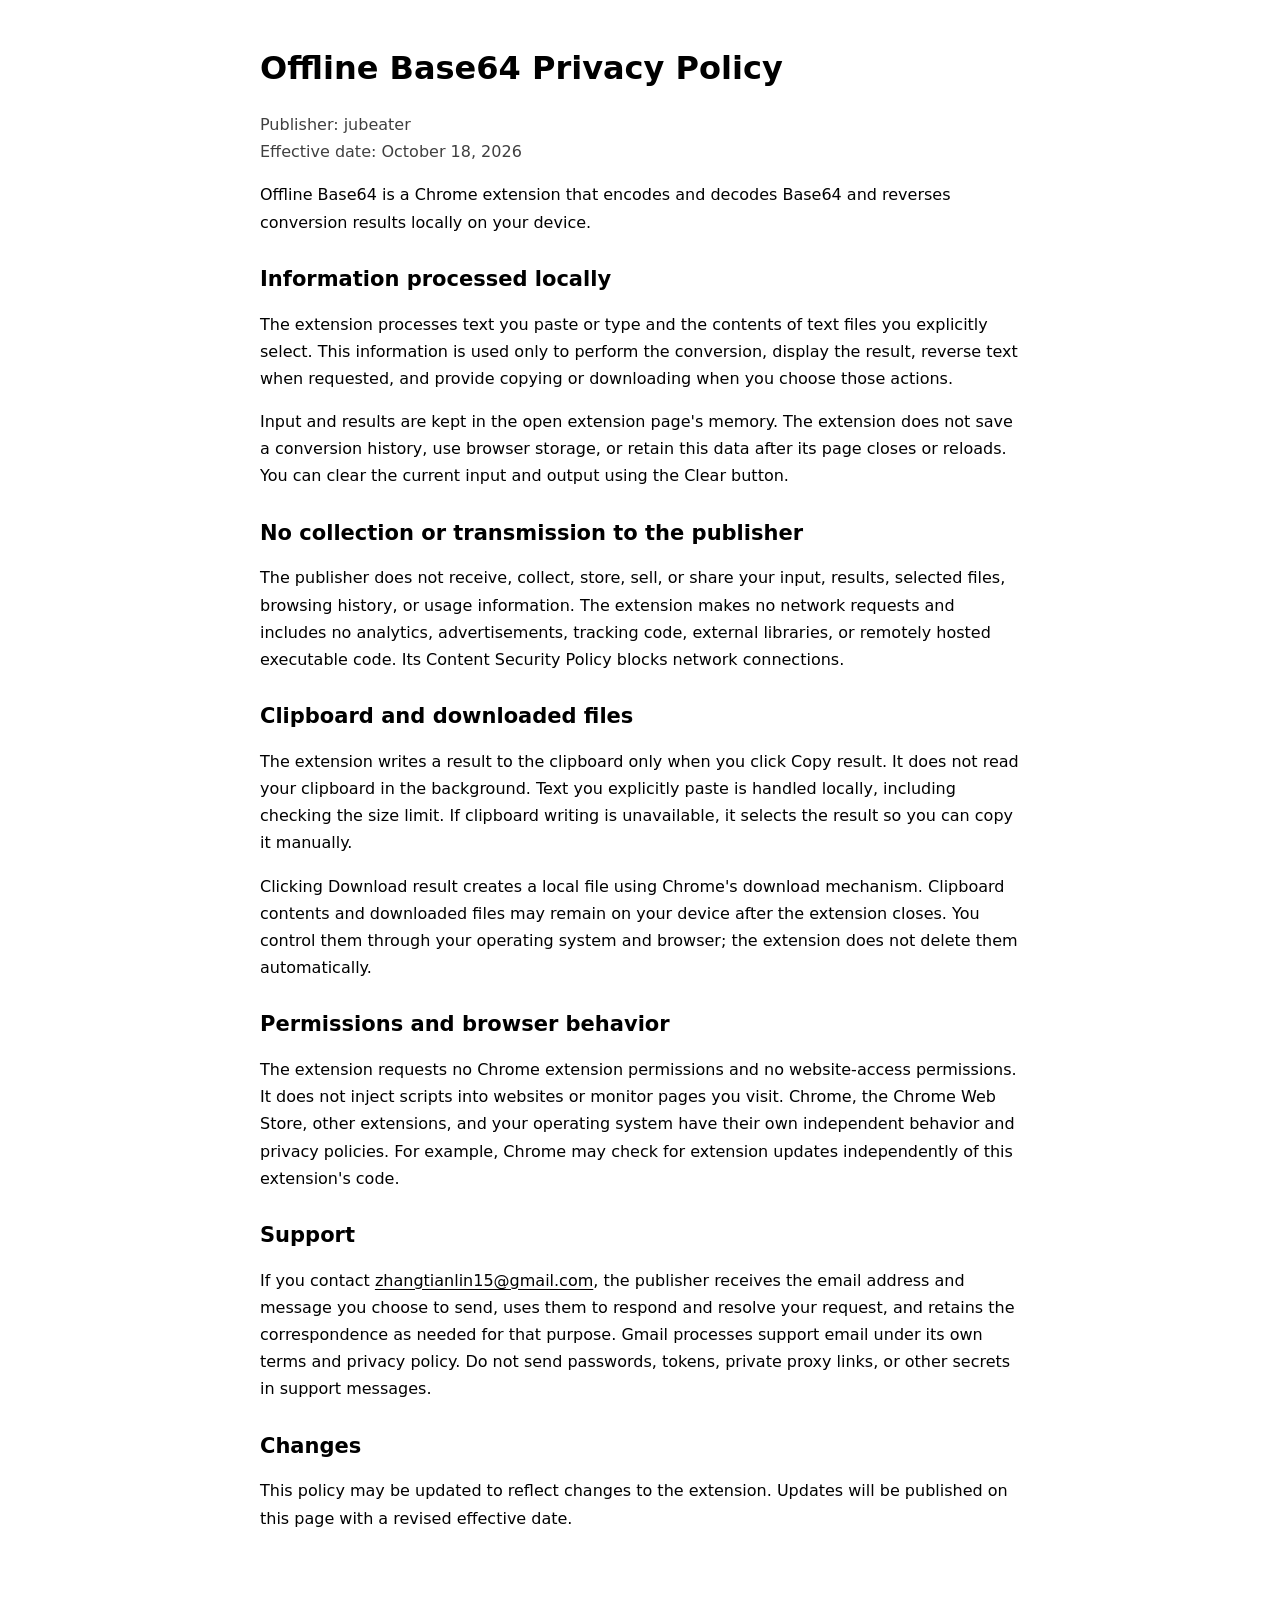
<file: docs/index.html>
<!doctype html>
<html lang="en">
<head>
  <meta charset="utf-8">
  <meta http-equiv="refresh" content="0; url=privacy-policy.html">
  <title>Offline Base64 — Privacy Policy</title>
</head>
<body>
  <p><a href="privacy-policy.html">Read the Offline Base64 privacy policy.</a></p>
</body>
</html>
</file>
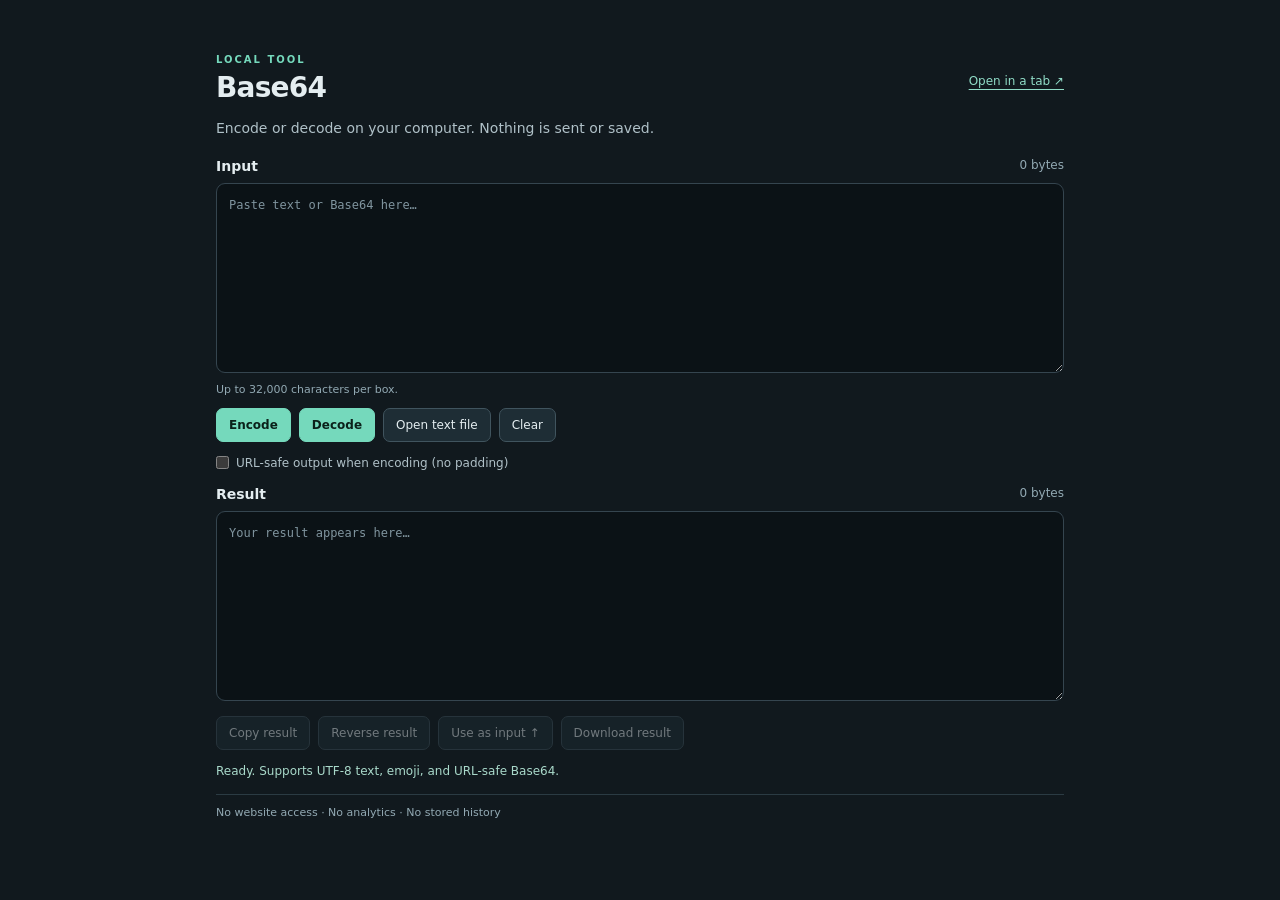
<file: popup.html>
<!doctype html>
<html lang="en">
<head>
  <meta charset="utf-8">
  <meta name="viewport" content="width=device-width, initial-scale=1">
  <meta http-equiv="Content-Security-Policy" content="default-src 'none'; script-src 'self'; style-src 'self'; img-src 'none'; connect-src 'none'; object-src 'none'; base-uri 'none'; form-action 'none'; frame-src 'none'; worker-src 'none'">
  <title>Offline Base64</title>
  <link rel="stylesheet" href="popup.css">
  <script src="popup.js" defer></script>
</head>
<body>
<main>
  <header>
    <div><p class="eyebrow">LOCAL TOOL</p><h1>Base64</h1></div>
    <a href="popup.html" target="_blank" rel="noopener">Open in a tab ↗</a>
  </header>
  <p class="intro">Encode or decode on your computer. Nothing is sent or saved.</p>
  <div class="label-row"><label for="input">Input</label><span id="input-count">0 bytes</span></div>
  <textarea id="input" spellcheck="false" autocomplete="off" autocapitalize="off" aria-describedby="text-limit" placeholder="Paste text or Base64 here…"></textarea>
  <p id="text-limit" class="limit">Up to 32,000 characters per box.</p>
  <div class="toolbar">
    <button id="encode" class="primary">Encode</button>
    <button id="decode" class="primary">Decode</button>
    <button id="open-file">Open text file</button>
    <button id="clear">Clear</button>
    <input id="file" type="file" hidden>
  </div>
  <label class="option"><input id="url-safe" type="checkbox"> URL-safe output when encoding (no padding)</label>
  <div class="label-row"><label for="output">Result</label><span id="output-count">0 bytes</span></div>
  <textarea id="output" readonly spellcheck="false" placeholder="Your result appears here…"></textarea>
  <div class="toolbar">
    <button id="copy" disabled>Copy result</button>
    <button id="reverse" disabled title="Reverse the character order of the result">Reverse result</button>
    <button id="swap" disabled>Use as input ↑</button>
    <button id="download" disabled>Download result</button>
  </div>
  <p id="status" role="status" aria-live="polite">Ready. Supports UTF-8 text, emoji, and URL-safe Base64.</p>
  <footer>No website access · No analytics · No stored history</footer>
</main>
</body>
</html>
</file>
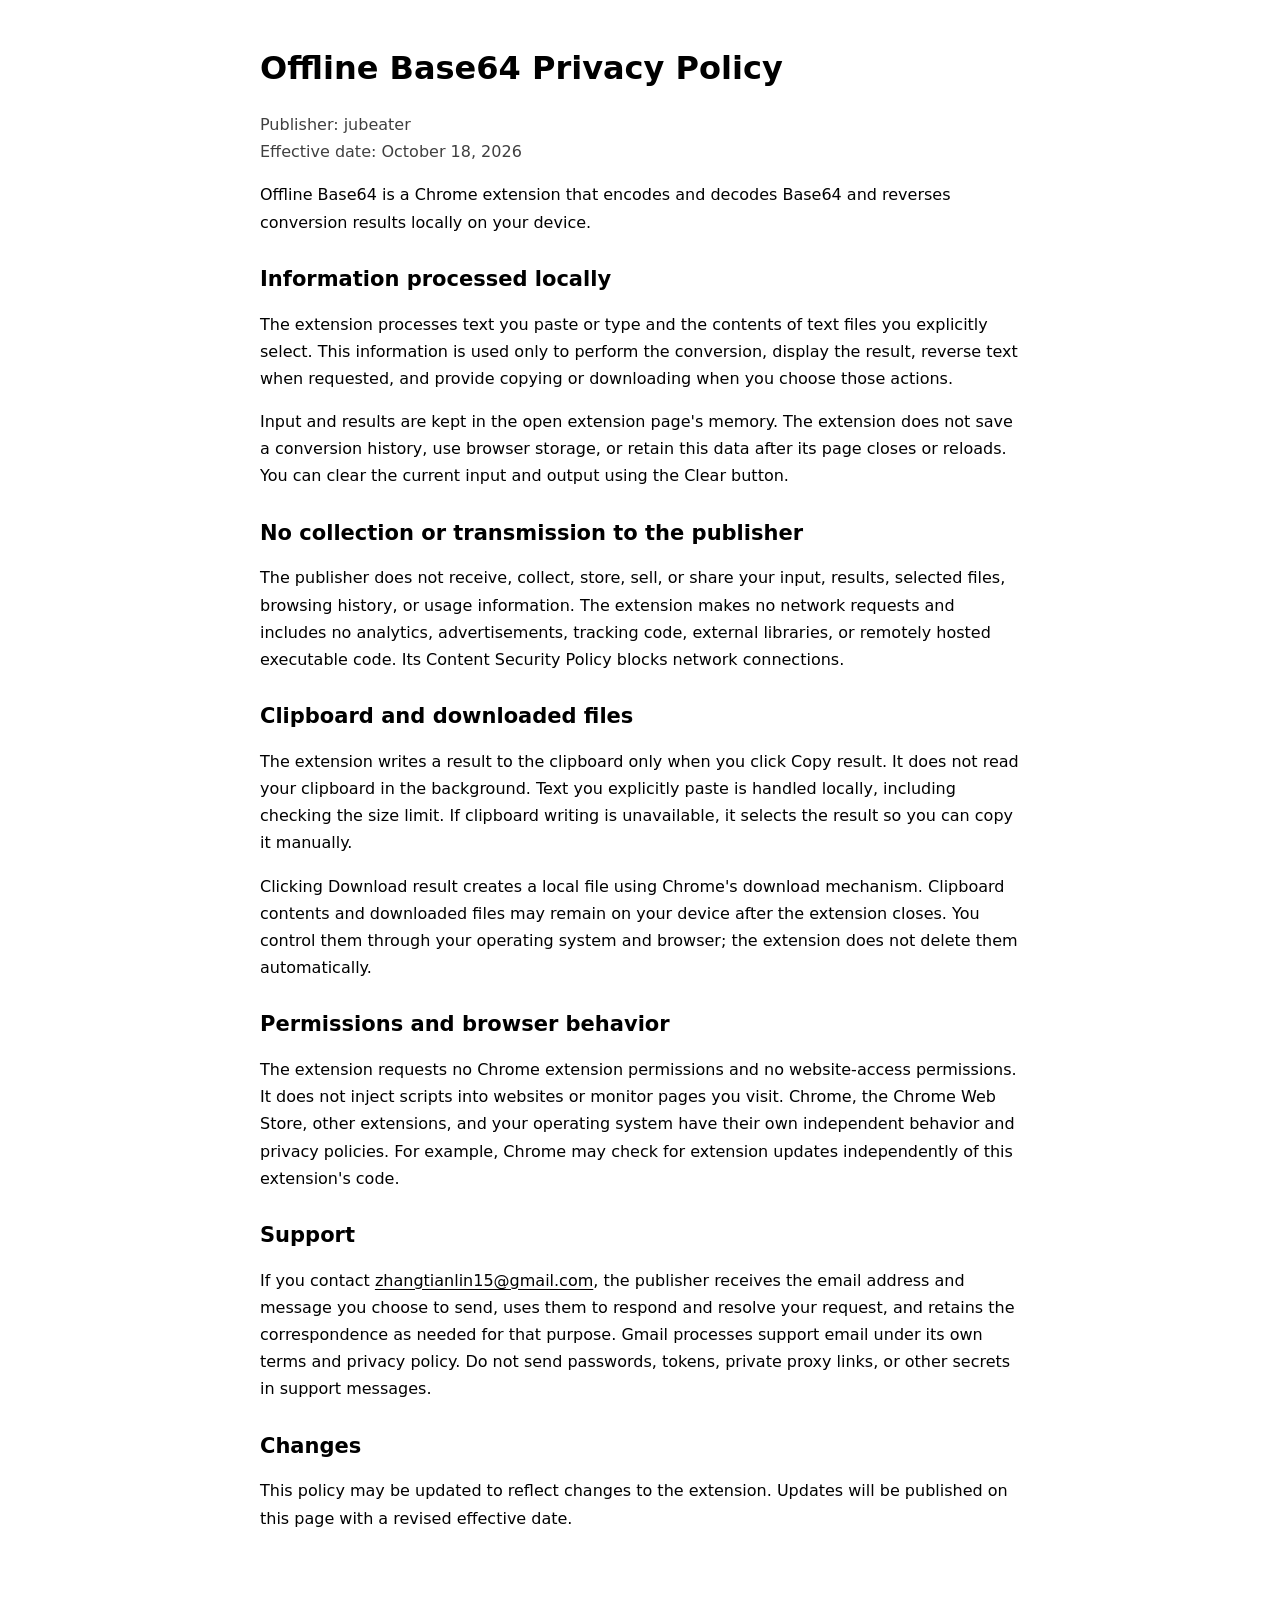
<file: docs/privacy-policy.html>
<!doctype html>
<html lang="en">
<head>
  <meta charset="utf-8">
  <meta name="viewport" content="width=device-width, initial-scale=1">
  <meta name="description" content="Privacy policy for Offline Base64, published by jubeater.">
  <title>Offline Base64 — Privacy Policy</title>
  <style>
    :root { color-scheme: light dark; font: 16px/1.7 system-ui, sans-serif; }
    body { max-width: 760px; margin: 48px auto; padding: 0 24px 48px; }
    h1, h2 { line-height: 1.3; } h2 { margin-top: 30px; font-size: 21px; }
    a { color: inherit; text-underline-offset: 3px; }
    .meta { opacity: .75; }
  </style>
</head>
<body>
  <h1>Offline Base64 Privacy Policy</h1>
  <p class="meta">Publisher: jubeater<br>Effective date: October 18, 2026</p>
  <p>Offline Base64 is a Chrome extension that encodes and decodes Base64 and
     reverses conversion results locally on your device.</p>
  <h2>Information processed locally</h2>
  <p>The extension processes text you paste or type and the contents of text files
     you explicitly select. This information is used only to perform the
     conversion, display the result, reverse text when requested, and provide
     copying or downloading when you choose those actions.</p>
  <p>Input and results are kept in the open extension page's memory. The extension
     does not save a conversion history, use browser storage, or retain this data
     after its page closes or reloads. You can clear the current input and output
     using the Clear button.</p>
  <h2>No collection or transmission to the publisher</h2>
  <p>The publisher does not receive, collect, store, sell, or share your input,
     results, selected files, browsing history, or usage information. The extension
     makes no network requests and includes no analytics, advertisements, tracking
     code, external libraries, or remotely hosted executable code. Its Content
     Security Policy blocks network connections.</p>
  <h2>Clipboard and downloaded files</h2>
  <p>The extension writes a result to the clipboard only when you click Copy
     result. It does not read your clipboard in the background. Text you explicitly
     paste is handled locally, including checking the size limit. If clipboard writing is unavailable,
     it selects the result so you can copy it manually.</p>
  <p>Clicking Download result creates a local file using Chrome's download
     mechanism. Clipboard contents and downloaded files may remain on your device
     after the extension closes. You control them through your operating system
     and browser; the extension does not delete them automatically.</p>
  <h2>Permissions and browser behavior</h2>
  <p>The extension requests no Chrome extension permissions and no website-access
     permissions. It does not inject scripts into websites or monitor pages you
     visit. Chrome, the Chrome Web Store, other extensions, and your operating
     system have their own independent behavior and privacy policies. For example,
     Chrome may check for extension updates independently of this extension's code.</p>
  <h2>Support</h2>
  <p>If you contact <a href="mailto:zhangtianlin15@gmail.com">zhangtianlin15@gmail.com</a>,
     the publisher receives the email address and message you choose to send, uses
     them to respond and resolve your request, and retains the correspondence as
     needed for that purpose. Gmail processes support email under its own terms
     and privacy policy. Do not send passwords, tokens, private proxy links, or
     other secrets in support messages.</p>
  <h2>Changes</h2>
  <p>This policy may be updated to reflect changes to the extension. Updates will
     be published on this page with a revised effective date.</p>
</body>
</html>
</file>
<file: popup.css>
:root { color-scheme: dark; font: 14px/1.5 system-ui, sans-serif; background: #11191e; color: #e4edf0; }
* { box-sizing: border-box; }
html { width: 600px; min-width: 600px; }
body { margin: 0; width: 600px; }
main { padding: 22px 26px; }
header { display: flex; align-items: center; justify-content: space-between; gap: 16px; }
header a { white-space: nowrap; flex-shrink: 0; }
h1 { margin: 0; font-size: 28px; letter-spacing: -.8px; font-weight: 650; }
.eyebrow { margin: 0; color: #75d9bc; font-size: 10px; font-weight: 700; letter-spacing: 2px; }
a { color: #90dcc7; font-size: 12px; text-underline-offset: 4px; }
.intro { color: #b0c1c8; margin: 9px 0 17px; }
.label-row { display: flex; justify-content: space-between; margin: 10px 0 6px; }
.label-row label { font-weight: 600; }
.label-row span { color: #92a9b3; font-size: 12px; }
textarea { width: 100%; min-height: 112px; height: 112px; resize: vertical; padding: 12px; border: 1px solid #35454f; border-radius: 9px; background: #0b1216; color: #e4edf0; font: 12px/1.6 ui-monospace, monospace; overflow-wrap: anywhere; }
textarea::placeholder { color: #80959f; }
.limit { margin: 3px 0 0; color: #92a9b3; font-size: 11px; }
textarea:focus-visible, button:focus-visible, a:focus-visible { outline: 2px solid #75d9bc; outline-offset: 3px; }
.toolbar { display: flex; flex-wrap: wrap; gap: 8px; margin-top: 9px; }
button { padding: 7px 12px; border: 1px solid #40545e; border-radius: 7px; background: #1e2d35; color: #e4edf0; font: inherit; font-size: 12px; cursor: pointer; }
button:hover:enabled { background: #2a404b; }
button.primary { background: #75d9bc; border-color: #75d9bc; color: #0b211a; font-weight: 650; }
button.primary:hover { background: #a1e7d3; }
button:disabled { opacity: .45; cursor: default; }
.option { display: flex; gap: 7px; align-items: center; margin: 12px 0; color: #b0c1c8; font-size: 12px; }
input[type="checkbox"] { accent-color: #75d9bc; margin: 0; }
#status { min-height: 20px; margin: 12px 0 0; font-size: 12px; color: #a9d9ca; }
#status.error { color: #ffb8ae; }
footer { margin-top: 12px; padding-top: 10px; border-top: 1px solid #2b3b43; color: #92a9b3; font-size: 11px; }
@media (min-width: 900px) { html { width: auto; min-width: 0; } body { width: min(900px, 100%); margin: 30px auto; } textarea { height: 190px; } }
</file>
